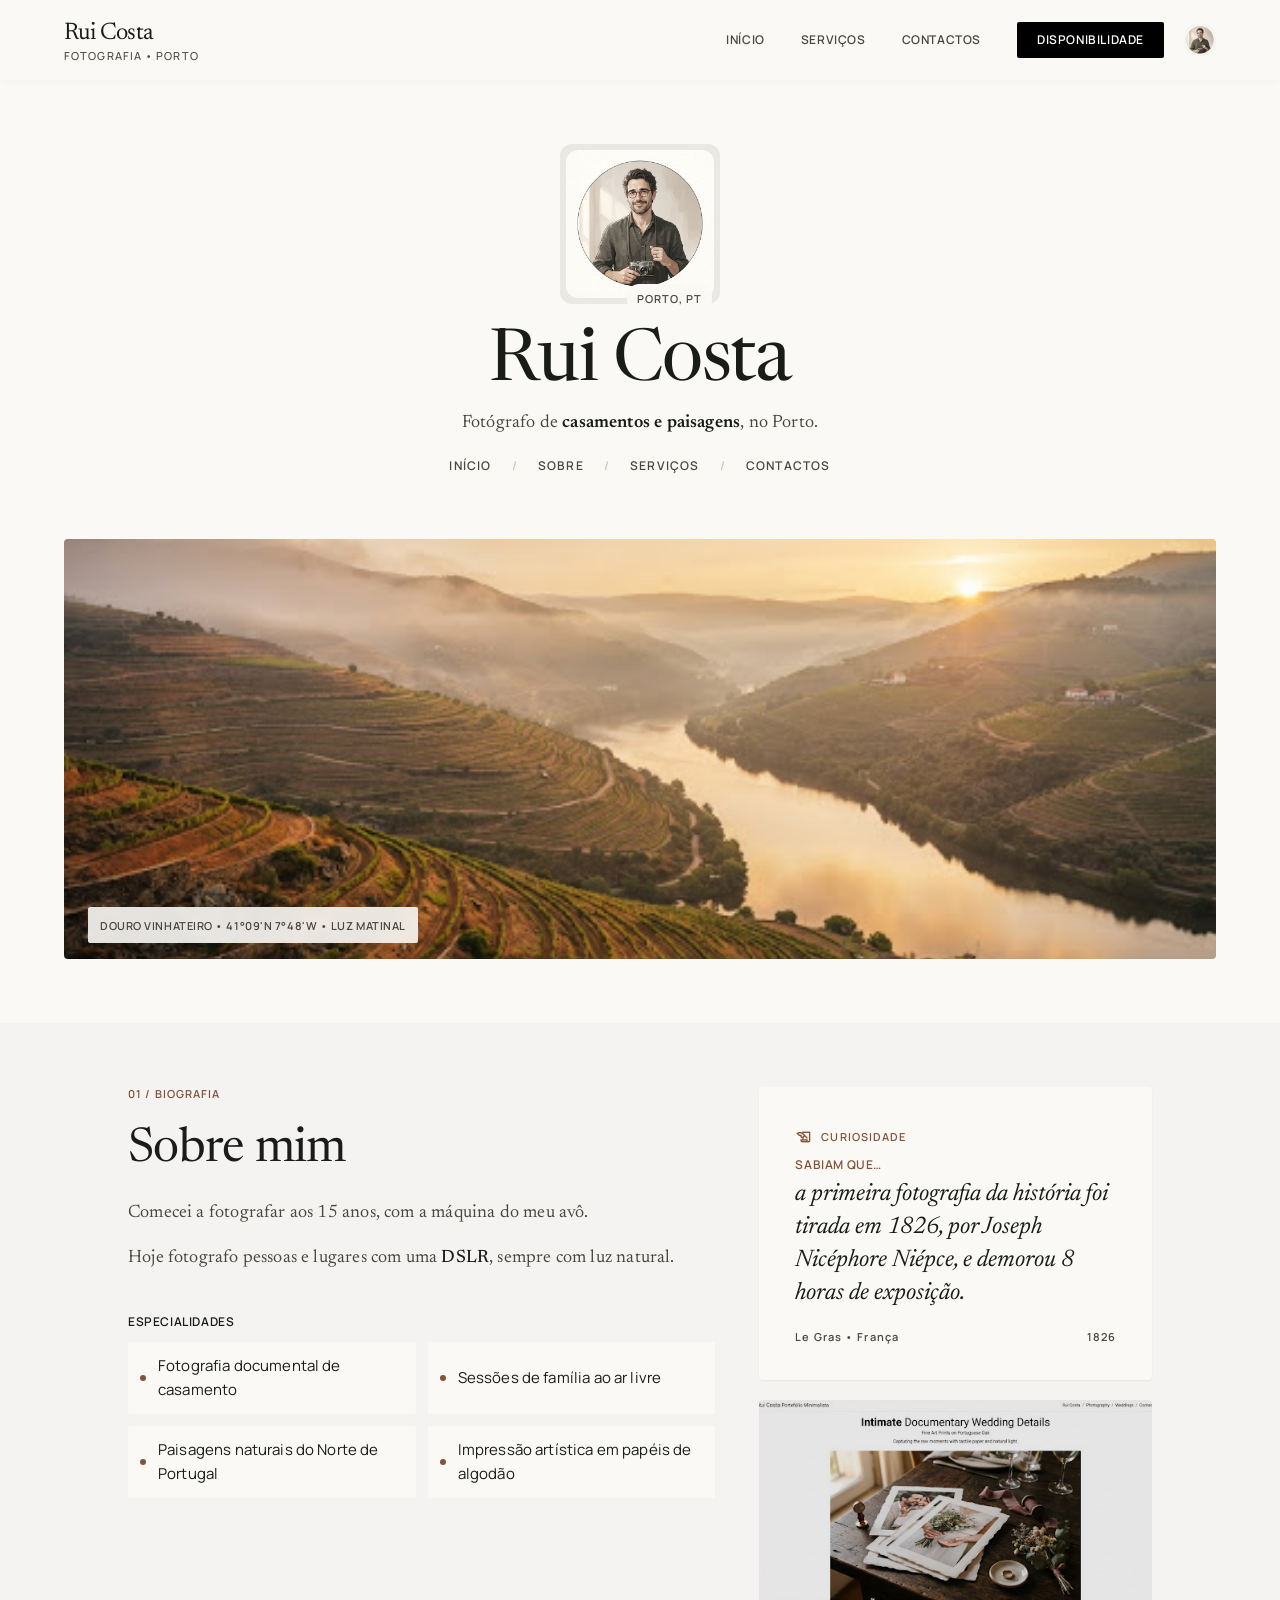
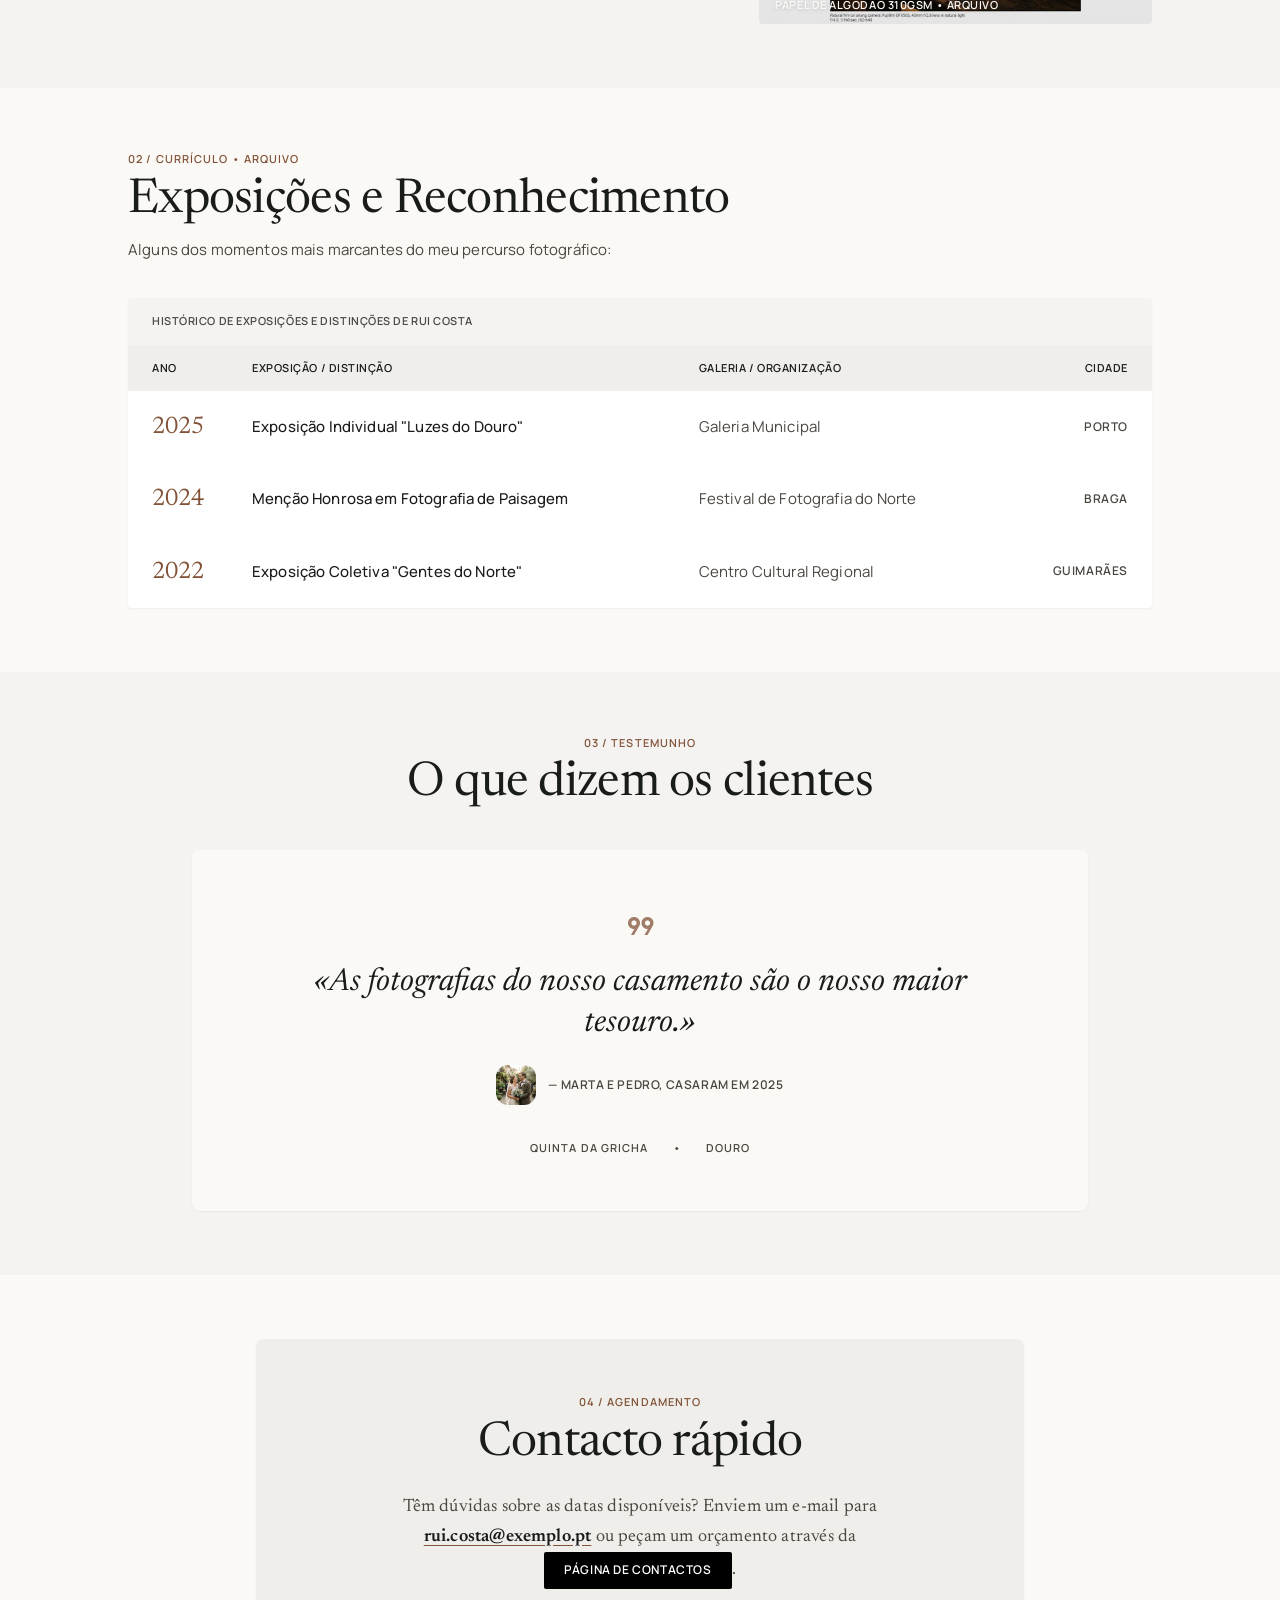
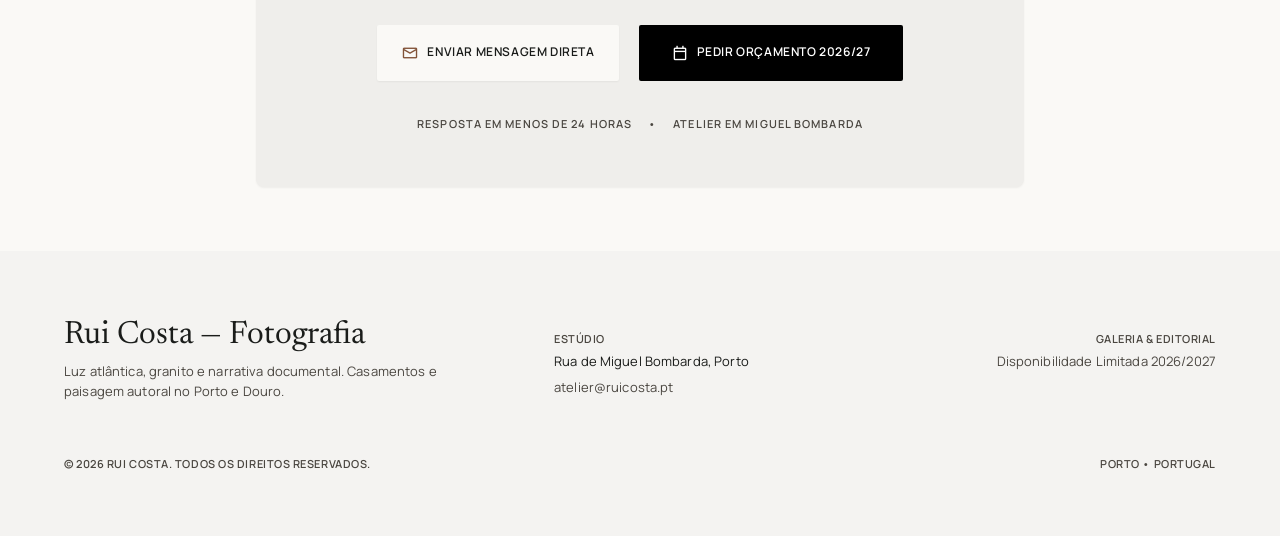
<file: laboratorio-pratico/index.html>
<!DOCTYPE html>
<!-- <html>: raiz da página; lang="pt" diz ao navegador que o texto está em português -->
<html lang="pt">
  <!-- <head>: informação sobre a página (não aparece no ecrã) -->
  <head>
   <!-- <meta charset>: permite mostrar acentos e símbolos (ã, ç, é...) corretamente -->
    <meta charset="UTF-8" />
    <!-- <meta viewport>: faz a página ajustar-se bem ao tamanho do telemóvel -->
    <meta name="viewport" content="width=device-width, initial-scale=1.0" />
    <!-- <title>: texto que aparece no separador do navegador -->
    <title>Rui Costa — Fotografia | Porto</title>
    <!-- <meta description>: pequena descrição da página para os motores de busca -->
    <meta
      name="description"
      content="Rui Costa, fotógrafo de casamentos e paisagens no Porto."
    />

    <!-- Fontes do Google: Newsreader (títulos e textos de leitura) e Manrope (etiquetas e textos pequenos) -->
    <link rel="preconnect" href="https://fonts.googleapis.com" />
    <link rel="preconnect" href="https://fonts.gstatic.com" crossorigin />
    <link
      href="https://fonts.googleapis.com/css2?family=Manrope:wght@400;500;600&family=Newsreader:ital,opsz,wght@0,6..72,400;1,6..72,400&display=swap"
      rel="stylesheet"
    />
    <!-- Ícones Material Symbols (usados em Curiosidade, aspas, e-mail e calendário) -->
    <link
      href="https://fonts.googleapis.com/css2?family=Material+Symbols+Outlined:opsz,wght,FILL,GRAD@24,400,0,0&display=swap"
      rel="stylesheet"
    />

    <!-- <link> do nosso CSS: liga o ficheiro com todos os estilos da página -->
    <link rel="stylesheet" href="css/style.css" />
  </head>

  <!-- <body>: tudo o que aparece no ecrã -->
  <body>
    <!-- ============ CABEÇALHO (fica fixo no topo) ============ -->
    <!-- <header>: topo da página -->
    <header class="cabecalho">
      <!-- <div>: caixa que alinha o conteúdo do cabeçalho (logótipo à esquerda, menu à direita) -->
      <div class="cabecalho__interior">
        <!-- <a>: o logótipo é um link que leva ao início -->
        <a class="logo" href="#">
          <!-- <span>: nome do fotógrafo (letra grande) -->
          <span class="logo__nome">Rui Costa</span>
          <!-- <span>: linha pequena por baixo do nome -->
          <span class="logo__sub">Fotografia • Porto</span>
        </a>

        <!-- <div>: agrupa o menu e o botão do lado direito -->
        <div class="cabecalho__direita">
          <!-- <nav>: menu principal (escondido em ecrãs pequenos) -->
          <nav class="menu" aria-label="Menu principal">
            <!-- <a>: cada link do menu -->
            <a class="menu__link" href="#inicio">Início</a>
            <a class="menu__link" href="#especialidades">Serviços</a>
            <a class="menu__link" href="#contacto-rapido">Contactos</a>
          </nav>

          <!-- <div>: agrupa o botão preto e a foto pequena -->
          <div class="cabecalho__acoes">
            <!-- <a class="botao">: botão preto "Disponibilidade" -->
            <a class="botao" href="#">Disponibilidade</a>
            <!-- <img>: foto pequena do fotógrafo (alt = texto alternativo para leitores de ecrã) -->
            <img
              class="cabecalho__foto"
              src="images/retrato-rui-costa.jpg"
              alt="Retrato de Rui Costa"
            />
          </div>
        </div>
      </div>
    </header>

    <!-- <main>: conteúdo principal da página -->
    <main class="principal">
      <!-- ============ APRESENTAÇÃO (Início) ============ -->
      <!-- <section>: bloco de apresentação; id="inicio" serve para os links #inicio -->
      <section class="apresentacao" id="inicio">
        <!-- <div>: caixa centrada com largura máxima -->
        <div class="apresentacao__conteudo">
          <!-- <div>: moldura do retrato (posição relativa para colocar a etiqueta "Porto, PT" por cima) -->
          <div class="retrato">
            <!-- <div>: moldura cinzenta à volta da foto -->
            <div class="retrato__moldura">
              <!-- <img>: retrato do fotógrafo -->
              <img
                class="retrato__imagem"
                src="images/retrato-rui-costa.jpg"
                alt="Rui Costa, fotógrafo no Porto"
              />
            </div>
            <!-- <div>: etiqueta pequena sobreposta no canto inferior direito do retrato -->
            <div class="retrato__etiqueta">
              <!-- <span>: texto da etiqueta -->
              <span>Porto, PT</span>
            </div>
          </div>

          <!-- <h1>: título principal da página (só deve existir um) -->
          <h1 class="apresentacao__titulo">Rui Costa</h1>

          <!-- <p>: frase de apresentação -->
          <p class="apresentacao__frase">
            Fotógrafo de
            <!-- <strong>: texto em destaque (mais escuro e mais forte) -->
            <strong>casamentos e paisagens</strong>, no Porto.
          </p>

          <!-- <nav>: pequeno menu de atalhos para as secções da própria página -->
          <nav class="atalhos" aria-label="Atalhos da página">
            <!-- <a>: atalhos; <span> "/" são os separadores -->
            <a href="#inicio">Início</a>
            <span class="atalhos__separador">/</span>
            <a href="#sobre">Sobre</a>
            <span class="atalhos__separador">/</span>
            <a href="#especialidades">Serviços</a>
            <span class="atalhos__separador">/</span>
            <a href="#contacto-rapido">Contactos</a>
          </nav>
        </div>
      </section>

      <!-- ============ FAIXA DE PAISAGEM (foto larga do Douro) ============ -->
      <!-- <section>: faixa com a foto larga -->
      <section class="faixa">
        <!-- <figure>: caixa da foto com altura fixa e cantos pouco arredondados -->
        <figure class="faixa__caixa">
          <!-- <img>: paisagem do Douro -->
          <img
            class="faixa__imagem"
            src="images/douro-vinhateiro.jpg"
            alt="Paisagem do Douro Vinhateiro com nevoeiro matinal sobre os socalcos e o rio"
          />
          <!-- <figcaption>: legenda da foto, colocada no canto inferior esquerdo -->
          <figcaption class="faixa__legenda">
            <!-- <span>: texto pequeno em maiúsculas dentro da legenda -->
            <span>Douro Vinhateiro • 41°09'N 7°48'W • Luz Matinal</span>
          </figcaption>
        </figure>
      </section>

      <!-- ============ SOBRE MIM ============ -->
      <!-- <section>: fundo cinzento-claro; id="sobre" serve para o atalho #sobre -->
      <section class="sobre" id="sobre">
        <!-- <div>: grelha de 12 colunas (texto à esquerda, caixa e foto à direita) -->
        <div class="sobre__grelha">
          <!-- <div>: coluna da esquerda (7 colunas) -->
          <div class="sobre__texto">
            <!-- <span>: etiqueta pequena castanha por cima do título -->
            <span class="rotulo">01 / Biografia</span>
            <!-- <h2>: título da secção -->
            <h2 class="titulo-secao">Sobre mim</h2>

            <!-- <div>: agrupa os dois parágrafos -->
            <div class="sobre__paragrafos">
              <!-- <p>: parágrafo de texto -->
              <p>Comecei a fotografar aos 15 anos, com a máquina do meu avô.</p>
              <p>
                Hoje fotografo pessoas e lugares com uma
                <!-- <abbr>: abreviatura; ao passar o rato aparece o significado (title) -->
                <abbr class="sobre__abreviatura" title="câmara reflex digital">DSLR</abbr>,
                sempre com luz natural.
              </p>
            </div>

            <!-- <div>: bloco das especialidades; id="especialidades" serve para o atalho "Serviços" -->
            <div class="especialidades" id="especialidades">
              <!-- <h3>: subtítulo pequeno -->
              <h3 class="especialidades__titulo">Especialidades</h3>
              <!-- <ul>: lista (2 colunas em ecrãs médios/grandes) -->
              <ul class="especialidades__lista">
                <!-- <li>: cada especialidade, com uma bolinha castanha antes do texto -->
                <li class="especialidades__item">
                  <span class="especialidades__bolinha"></span>
                  <span>Fotografia documental de casamento</span>
                </li>
                <li class="especialidades__item">
                  <span class="especialidades__bolinha"></span>
                  <span>Sessões de família ao ar livre</span>
                </li>
                <li class="especialidades__item">
                  <span class="especialidades__bolinha"></span>
                  <span>Paisagens naturais do Norte de Portugal</span>
                </li>
                <li class="especialidades__item">
                  <span class="especialidades__bolinha"></span>
                  <span>Impressão artística em papéis de algodão</span>
                </li>
              </ul>
            </div>
          </div>

          <!-- <div>: coluna da direita (5 colunas) -->
          <div class="sobre__lateral">
            <!-- <aside>: caixa lateral com a curiosidade (conteúdo complementar) -->
            <aside class="curiosidade">
              <!-- <div>: linha com o ícone e a palavra "Curiosidade" -->
              <div class="curiosidade__cabecalho">
                <!-- <span>: ícone (o nome do ícone é o texto) -->
                <span class="icone icone--18" aria-hidden="true">history_edu</span>
                <span class="curiosidade__nome">Curiosidade</span>
              </div>
              <!-- <p>: frase em itálico -->
              <p class="curiosidade__frase">
                <!-- <strong>: pequeno título "Sabiam que…" em letras maiúsculas -->
                <strong class="curiosidade__titulo">Sabiam que…</strong>
                a primeira fotografia da história foi tirada em 1826, por Joseph
                Nicéphore Niépce, e demorou 8 horas de exposição.
              </p>
              <!-- <div>: linha de rodapé da caixa (local à esquerda, ano à direita) -->
              <div class="curiosidade__rodape">
                <span>Le Gras • França</span>
                <span>1826</span>
              </div>
            </aside>

            <!-- <figure>: segunda foto (papel de algodão) com legenda por cima -->
            <figure class="foto-papel">
              <!-- <img>: foto do papel de algodão -->
              <img
                class="foto-papel__imagem"
                src="images/papel-algodao-arquivo.jpg"
                alt="Impressões fotográficas em papel de algodão sobre uma mesa de carvalho escuro"
              />
              <!-- <div>: camada escura transparente (10%) por cima da foto -->
              <div class="foto-papel__camada"></div>
              <!-- <figcaption>: legenda branca no canto inferior esquerdo -->
              <figcaption class="foto-papel__legenda">
                Papel de Algodão 310gsm • Arquivo
              </figcaption>
            </figure>
          </div>
        </div>
      </section>

      <!-- ============ EXPOSIÇÕES E RECONHECIMENTO ============ -->
      <!-- <section>: secção da tabela de exposições -->
      <section class="exposicoes">
        <!-- <div>: caixa centrada com largura máxima -->
        <div class="exposicoes__conteudo">
          <!-- <div>: cabeçalho da secção (etiqueta, título e frase) -->
          <div class="exposicoes__cabecalho">
            <span class="rotulo rotulo--bloco">02 / Currículo • Arquivo</span>
            <h2 class="titulo-secao exposicoes__titulo">
              Exposições e Reconhecimento
            </h2>
            <!-- <p>: frase de introdução -->
            <p class="exposicoes__intro">
              Alguns dos momentos mais marcantes do meu percurso fotográfico:
            </p>
          </div>

          <!-- <div>: caixa branca que envolve a tabela (permite deslizar em ecrãs pequenos) -->
          <div class="tabela-caixa">
            <!-- <table>: tabela de exposições -->
            <table class="tabela">
              <!-- <caption>: legenda da tabela (descreve o que a tabela mostra) -->
              <caption class="tabela__legenda">
                Histórico de exposições e distinções de Rui Costa
              </caption>
              <!-- <thead>: cabeçalho da tabela -->
              <thead>
                <!-- <tr>: linha da tabela -->
                <tr class="tabela__cabecalho">
                  <!-- <th scope="col">: título de coluna -->
                  <th class="tabela__ano-titulo" scope="col">Ano</th>
                  <th scope="col">Exposição / Distinção</th>
                  <th scope="col">Galeria / Organização</th>
                  <th class="tabela__direita" scope="col">Cidade</th>
                </tr>
              </thead>
              <!-- <tbody>: corpo da tabela (as linhas de dados) -->
              <tbody>
                <tr class="tabela__linha">
                  <!-- <td>: célula de dados -->
                  <td class="tabela__ano">2025</td>
                  <td class="tabela__nome">Exposição Individual "Luzes do Douro"</td>
                  <td class="tabela__org">Galeria Municipal</td>
                  <td class="tabela__cidade">Porto</td>
                </tr>
                <tr class="tabela__linha">
                  <td class="tabela__ano">2024</td>
                  <td class="tabela__nome">Menção Honrosa em Fotografia de Paisagem</td>
                  <td class="tabela__org">Festival de Fotografia do Norte</td>
                  <td class="tabela__cidade">Braga</td>
                </tr>
                <tr class="tabela__linha">
                  <td class="tabela__ano">2022</td>
                  <td class="tabela__nome">Exposição Coletiva "Gentes do Norte"</td>
                  <td class="tabela__org">Centro Cultural Regional</td>
                  <td class="tabela__cidade">Guimarães</td>
                </tr>
              </tbody>
            </table>
          </div>
        </div>
      </section>

      <!-- ============ TESTEMUNHO ============ -->
      <!-- <section>: secção com fundo cinzento-claro -->
      <section class="testemunho">
        <!-- <div>: caixa centrada com largura máxima -->
        <div class="testemunho__conteudo">
          <!-- <div>: cabeçalho centrado -->
          <div class="testemunho__cabecalho">
            <span class="rotulo rotulo--bloco">03 / Testemunho</span>
            <h2 class="titulo-secao">O que dizem os clientes</h2>
          </div>

          <!-- <article>: cartão do testemunho (conteúdo independente) -->
          <article class="cartao-testemunho">
            <!-- <span>: ícone de aspas -->
            <span class="icone icone--36 cartao-testemunho__aspas" aria-hidden="true">format_quote</span>
            <!-- <blockquote>: citação do cliente -->
            <blockquote class="cartao-testemunho__citacao">
              «As fotografias do nosso casamento são o nosso maior tesouro.»
            </blockquote>
            <!-- <div>: linha com foto pequena e nome dos clientes -->
            <div class="cartao-testemunho__autor">
              <!-- <div>: moldura da foto pequena -->
              <div class="cartao-testemunho__foto">
                <img
                  src="images/marta-pedro-casamento.jpg"
                  alt="Marta e Pedro no dia do casamento"
                />
              </div>
              <!-- <cite>: nome de quem disse a citação -->
              <cite class="cartao-testemunho__nome">— Marta e Pedro, casaram em 2025</cite>
            </div>
            <!-- <div>: local do casamento -->
            <div class="cartao-testemunho__local">
              <span>Quinta da Gricha</span>
              <span>•</span>
              <span>Douro</span>
            </div>
          </article>
        </div>
      </section>

      <!-- ============ CONTACTO RÁPIDO ============ -->
      <!-- <section>: secção de contacto; id="contacto-rapido" serve para o atalho "Contactos" -->
      <section class="contacto" id="contacto-rapido">
        <!-- <div>: caixa cinzenta centrada -->
        <div class="contacto__caixa">
          <span class="rotulo rotulo--bloco">04 / Agendamento</span>
          <h2 class="titulo-secao contacto__titulo">Contacto rápido</h2>
          <!-- <p>: texto com link de e-mail (classe destaque) e botão (classe botao) -->
          <p class="contacto__texto">
            Têm dúvidas sobre as datas disponíveis? Enviem um e-mail para
            <!-- <a class="destaque">: e-mail sublinhado a castanho; mailto: abre o programa de e-mail -->
            <a class="destaque" href="mailto:rui.costa@exemplo.pt">rui.costa@exemplo.pt</a>
            ou peçam um orçamento através da
            <!-- <a class="botao">: botão preto dentro do texto, leva ao formulário de orçamento -->
            <a class="botao botao--no-texto" href="contactos.html#orcamento">Página de Contactos</a>.
          </p>

          <!-- <div>: linha com os dois botões grandes -->
          <div class="contacto__botoes">
            <!-- <a>: botão claro com ícone de e-mail -->
            <a class="botao botao--claro" href="mailto:rui.costa@exemplo.pt">
              <span class="icone icone--18 icone--castanho" aria-hidden="true">mail</span>
              Enviar Mensagem Direta
            </a>
            <!-- <a>: botão preto com ícone de calendário -->
            <a class="botao botao--grande" href="contactos.html#orcamento">
              <span class="icone icone--18" aria-hidden="true">calendar_today</span>
              Pedir Orçamento 2026/27
            </a>
          </div>

          <!-- <div>: informações pequenas por baixo dos botões -->
          <div class="contacto__notas">
            <span>Resposta em menos de 24 horas</span>
            <span>•</span>
            <span>Atelier em Miguel Bombarda</span>
          </div>
        </div>
      </section>
    </main>

    <!-- ============ RODAPÉ ============ -->
    <!-- <footer>: fim da página -->
    <footer class="rodape">
      <!-- <div>: caixa com as margens laterais da página --> 
      <div class="rodape__interior">
        <!-- <div>: grelha de 12 colunas (3 blocos de informação) -->
        <div class="rodape__grelha">
          <!-- <div>: bloco 1 (5 colunas): marca e frase -->
          <div class="rodape__marca">
            <span class="rodape__nome">Rui Costa — Fotografia</span>
            <p class="rodape__frase">
              Luz atlântica, granito e narrativa documental. Casamentos e
              paisagem autoral no Porto e Douro.
            </p>
          </div>
          <!-- <div>: bloco 2 (4 colunas): estúdio -->
          <div class="rodape__estudio">
            <span class="rodape__rotulo">Estúdio</span>
            <span class="rodape__texto">Rua de Miguel Bombarda, Porto</span>
            <a class="rodape__link" href="mailto:atelier@ruicosta.pt">atelier@ruicosta.pt</a>
          </div>
          <!-- <div>: bloco 3 (3 colunas): disponibilidade, alinhado à direita -->
          <div class="rodape__galeria">
            <span class="rodape__rotulo">Galeria &amp; Editorial</span>
            <span class="rodape__texto rodape__texto--claro">Disponibilidade Limitada 2026/2027</span>
          </div>
        </div>
        <!-- <div>: linha final com direitos e localização -->
        <div class="rodape__fim">
          <span>© 2026 Rui Costa. Todos os direitos reservados.</span>
          <span>Porto • Portugal</span>
        </div>
      </div>
    </footer>
  </body>
</html>
</file>
<file: laboratorio-pratico/css/style.css>
/* =====================================================================
   1. VARIÁVEIS (cores, fontes e espaços do design)
   ===================================================================== */

/* :root = a página inteira. Variáveis usam-se assim: var(--nome) */
:root {
  /* ---- CORES ---- */
  --fundo: #faf9f6;               /* branco quente: fundo principal da página */
  --fundo-claro: #f4f3f1;         /* cinzento muito claro: faixas alternadas */
  --fundo-medio: #efeeeb;         /* cinzento claro: caixa de contacto e cabeçalho da tabela */
  --fundo-forte: #e9e8e5;         /* cinzento: moldura do retrato e hover do botão claro */
  --branco: #ffffff;              /* branco puro: tabela */
  --texto: #1a1c1a;               /* quase preto: texto principal */
  --texto-suave: #4a4640;         /* castanho acinzentado: textos secundários */
  --linha-suave: #ccc6bd;         /* cinzento bege: separadores "/" */
  --preto: #000000;               /* preto: botões */
  --castanho: #825338;            /* terracota: etiquetas, anos, ícones */

  /* ---- FONTES ---- */
  --fonte-titulos: "Newsreader", Georgia, serif;          /* letra com serifa (elegante) */
  --fonte-texto: "Manrope", Arial, Helvetica, sans-serif; /* letra sem serifa (moderna) */

  /* ---- ESPAÇOS (tokens do DESIGN.md) ---- */
  --espaco-xs: 6px;     /* 0.375rem */
  --espaco-sm: 12px;    /* 0.75rem  */
  --espaco-md: 20px;    /* 1.25rem  */
  --espaco-lg: 36px;    /* 2.25rem  */
  --espaco-xl: 64px;    /* 4rem     */
  --espaco-grelha: 24px; /* 1.5rem: espaço entre colunas */

  /* ---- MARGENS LATERAIS DA PÁGINA (mudam conforme o ecrã) ---- */
  --margem: 20px;       /* telemóvel */

  /* ---- CANTOS ARREDONDADOS (valores do code.html) ---- */
  --canto-pequeno: 2px;   /* botões, etiquetas */
  --canto-medio: 4px;     /* fotos grandes, tabela */
  --canto-grande: 8px;    /* cartões */
  --canto-redondo: 12px;  /* retratos (no design "redondo" = 12px) */

  /* ---- SOMBRA MUITO SUAVE ---- */
  --sombra: 0 1px 2px 0 rgba(0, 0, 0, 0.05);
}

/* Tablet: margens laterais passam a 32px */
@media (min-width: 768px) {
  :root {
    --margem: 32px;
  }
}

/* Computador: margens laterais passam a 64px */
@media (min-width: 1024px) {
  :root {
    --margem: 64px;
  }
}


/* =====================================================================
   2. REPOSIÇÃO (limpa os estilos que o navegador põe por defeito)
   ===================================================================== */

/* Todos os elementos: sem margens/espaços de origem e tamanho que inclui o padding */
*,
*::before,
*::after {
  box-sizing: border-box; /* largura/altura já incluem padding e borda */
  margin: 0;              /* tira margens automáticas */
  padding: 0;             /* tira espaços interiores automáticos */
}

/* Links: sem sublinhado e com a cor do texto à volta */
a {
  color: inherit;
  text-decoration: none;
}

/* Imagens: nunca saem da caixa e não deixam espaço em baixo */
img {
  display: block;
  max-width: 100%;
}

/* Listas: sem bolinhas nem números de origem */
ul {
  list-style: none;
}

/* Títulos: herdam tamanho e peso do sítio onde estão (definimos nós) */
h1, h2, h3 {
  font-size: inherit;
  font-weight: inherit;
}

/* Citações e legendas: sem estilo de origem */
cite {
  font-style: normal;
}

/* Tabela: linhas coladas, sem espaços entre células */
table {
  border-collapse: collapse;
}


/* =====================================================================
   3. PÁGINA (body)
   ===================================================================== */

/* Barra de rolagem escondida (como no original): assim a página usa sempre a largura toda da janela */
::-webkit-scrollbar {
  display: none;
}

html {
  scrollbar-width: none;                     
}

/* body: define a fonte, a cor e o fundo de toda a página */
body {
  background: var(--fundo);                  /* cor de fundo da página */
  color: var(--texto);                       /* cor do texto normal */
  font-family: var(--fonte-texto);           /* Manrope */
  font-size: 15px;                           /* tamanho do texto normal */
  line-height: 1.6;                          /* altura da linha */
  letter-spacing: 0.01em;                    /* pequeno espaço entre letras */
  -webkit-font-smoothing: antialiased;       /* letras mais suaves */
  -moz-osx-font-smoothing: grayscale;
  overscroll-behavior: none;                 /* sem efeito elástico no fim da página (como no original) */
}

/* Rótulo pequeno castanho (ex.: "01 / BIOGRAFIA") — usado em várias secções */
.rotulo {
  color: var(--castanho);                    /* cor terracota */
  font-family: var(--fonte-texto);
  font-size: 11px;                           /* letra pequena */
  font-weight: 600;
  line-height: 1.3;
  letter-spacing: 0.1em;                     /* letras bem afastadas */
  text-transform: uppercase;                 /* MAIÚSCULAS */
}

/* Variante: rótulo como bloco próprio, com 6px de espaço por baixo */
.rotulo--bloco {
  display: block;
  margin-bottom: var(--espaco-xs);
}

/* Título grande das secções (ex.: "Sobre mim") */
.titulo-secao {
  font-family: var(--fonte-titulos);         /* Newsreader */
  font-size: 32px;                           /* telemóvel */
  font-weight: 400;
  line-height: 1.25;
  letter-spacing: -0.025em;                  /* letras um pouco mais juntas */
  color: var(--texto);
}

@media (min-width: 768px) {
  .titulo-secao {
    font-size: 48px;                         /* tablet e computador */
    line-height: 1.2;
    letter-spacing: -0.015em;                /* no tablet+ o design usa menos aperto */
  }
}

/* Ícones Material Symbols (a fonte de ícones do Google) */
.icone {
  font-family: "Material Symbols Outlined";
  font-weight: normal;
  font-style: normal;
  letter-spacing: normal;
  text-transform: none;
  white-space: nowrap;
  display: inline-block;
  direction: ltr;
  font-feature-settings: "liga";             /* transforma o nome em ícone */
  -webkit-font-feature-settings: "liga";
  flex-shrink: 0;                            /* não deixa o ícone encolher */
}

/* Ícone de 18px (altura de linha 28px, como no design) */
.icone--18 {
  font-size: 18px;
  line-height: 28px;
}

/* Ícone de 36px (altura de linha 40px) */
.icone--36 {
  font-size: 36px;
  line-height: 40px;
}

/* Ícone castanho */
.icone--castanho {
  color: var(--castanho);
}


/* =====================================================================
   4. BOTÕES
   ===================================================================== */

/* .botao: botão preto padrão (usado no cabeçalho e no texto) */
.botao {
  display: inline-block;
  padding: 10px var(--espaco-md);            /* 10px cima/baixo, 20px lados */
  background: var(--preto);                  /* fundo preto */
  color: var(--branco);                      /* letra branca */
  border-radius: var(--canto-pequeno);       /* canto de 2px */
  font-family: var(--fonte-texto);
  font-size: 12px;
  font-weight: 600;
  line-height: 1.4;
  letter-spacing: 0.05em;
  text-transform: uppercase;
  transition: background-color 200ms;        /* mudança suave de cor */
}

/* Ao passar o rato, o botão fica castanho */
.botao:hover {
  background: var(--castanho);
}

/* Botão dentro do texto: 16px de espaço em cima no telemóvel */
.botao--no-texto {
  margin-top: 16px;
}

@media (min-width: 768px) {
  .botao--no-texto {
    margin-top: 0;                           /* no computador fica alinhado com o texto */
  }
}

/* Botões grandes (os dois da secção Contacto rápido) */
.botao--grande,
.botao--claro {
  display: flex;                             /* ícone e texto lado a lado */
  align-items: center;                       /* alinha ao centro na vertical */
  justify-content: center;                   /* alinha ao centro na horizontal */
  gap: 8px;                                  /* espaço entre ícone e texto */
  width: 100%;                               /* telemóvel: ocupa toda a largura */
  padding: 14px 32px;                        /* 14px cima/baixo, 32px lados */
}

/* Botão claro: fundo branco quente com letra escura */
.botao--claro {
  padding: 14px 24px;                        /* um pouco menos largo */
  background: var(--fundo);
  color: var(--texto);
  box-shadow: var(--sombra);
}

/* Ao passar o rato, o botão claro escurece um pouco */
.botao--claro:hover {
  background: var(--fundo-forte);
}

@media (min-width: 640px) {
  .botao--grande,
  .botao--claro {
    width: auto;                             /* a partir de 640px: largura do conteúdo */
  }
}


/* =====================================================================
   5. CABEÇALHO (fixo no topo)
   ===================================================================== */

/* .cabecalho: barra fixa no topo, com fundo quase opaco e desfocado */
.cabecalho {
  position: fixed;                           /* fica sempre visível */
  top: 0;
  left: 0;
  width: 100%;
  z-index: 50;                               /* fica por cima de tudo */
  background: rgba(250, 249, 246, 0.9);      /* fundo a 90% */
  -webkit-backdrop-filter: blur(12px);
  backdrop-filter: blur(12px);               /* desfoca o que passa por baixo */
  box-shadow: 0 1px 8px rgba(0, 0, 0, 0.03); /* sombra quase invisível */
}

/* Caixa interior: 80px de altura, logótipo à esquerda e menu à direita */
.cabecalho__interior {
  display: flex;
  align-items: center;                       /* centra na vertical */
  justify-content: space-between;            /* um à esquerda, outro à direita */
  height: 80px;
  padding: 0 var(--margem);                  /* margens laterais da página */
}

/* Logótipo: nome em cima, subtítulo em baixo */
.logo {
  display: flex;
  flex-direction: column;                    /* um por cima do outro */
}

/* Nome "Rui Costa" no cabeçalho */
.logo__nome {
  font-family: var(--fonte-titulos);
  font-size: 24px;
  line-height: 1.35;
  letter-spacing: -0.025em;
  color: var(--texto);
}

/* Subtítulo "FOTOGRAFIA • PORTO" */
.logo__sub {
  font-size: 11px;
  font-weight: 500;
  line-height: 1.3;
  letter-spacing: 0.1em;
  text-transform: uppercase;
  color: var(--texto-suave);
}

/* Lado direito: menu + botão + foto, com 36px entre o menu e o botão */
.cabecalho__direita {
  display: flex;
  align-items: center;
  gap: var(--espaco-lg);
}

/* Menu principal: escondido no telemóvel */
.menu {
  display: none;
  align-items: center;
  gap: var(--espaco-lg);                     /* 36px entre links */
}

@media (min-width: 768px) {
  .menu {
    display: flex;                           /* aparece a partir do tablet */
  }
}

/* Cada link do menu */
.menu__link {
  font-size: 12px;
  font-weight: 600;
  line-height: 1.4;
  letter-spacing: 0.05em;
  text-transform: uppercase;
  color: var(--texto-suave);
  transition: color 200ms;
}

/* Link do menu ao passar o rato: fica mais escuro */
.menu__link:hover {
  color: var(--texto);
}

/* Botão + foto pequena: 20px entre eles */
.cabecalho__acoes {
  display: flex;
  align-items: center;
  gap: var(--espaco-md);
}

/* Foto pequena do cabeçalho: quadrado de 32px com cantos de 12px */
.cabecalho__foto {
  width: 32px;
  height: 32px;
  border-radius: var(--canto-redondo);
  object-fit: cover;                         /* corta a foto sem a deformar */
}


/* =====================================================================
   6. CONTEÚDO PRINCIPAL
   ===================================================================== */

/* main: começa 80px abaixo do topo (para não ficar atrás do cabeçalho) */
.principal {
  width: 100%;
  padding-top: 80px;
  background: var(--fundo);
  min-height: calc(100vh - 80px);
}


/* =====================================================================
   7. APRESENTAÇÃO (Início)
   ===================================================================== */

/* Secção: margens laterais da página; 36px em cima e 64px em baixo (telemóvel) */
.apresentacao {
  padding: var(--espaco-lg) var(--margem) var(--espaco-xl);
}

@media (min-width: 768px) {
  .apresentacao {
    padding-top: var(--espaco-xl);           /* tablet+: 64px em cima */
  }
}

/* Caixa centrada com largura máxima de 896px */
.apresentacao__conteudo {
  display: flex;
  flex-direction: column;
  align-items: center;                       /* tudo ao centro */
  max-width: 896px;
  margin: 0 auto;
  text-align: center;
}

/* Retrato: posição relativa para a etiqueta poder ficar por cima; 20px abaixo */
.retrato {
  position: relative;
  margin-bottom: var(--espaco-md);
}

/* Moldura cinzenta (144px no telemóvel, 160px no tablet+), com 6px de espaço à volta da foto */
.retrato__moldura {
  width: 144px;
  height: 144px;
  padding: 6px;
  overflow: hidden;
  background: var(--fundo-forte);
  border-radius: var(--canto-redondo);
  transition: transform 500ms;               /* movimento suave ao passar o rato */
}

/* Ao passar o rato no retrato, a moldura aumenta 2% (como no original) */
.retrato:hover .retrato__moldura {
  transform: scale(1.02);
}

@media (min-width: 768px) {
  .retrato__moldura {
    width: 160px;
    height: 160px;
  }
}

/* Foto do retrato: preenche a moldura, ligeiramente a preto e branco e com mais contraste */
.retrato__imagem {
  width: 100%;
  height: 100%;
  object-fit: cover;
  border-radius: var(--canto-redondo);
  filter: grayscale(15%) contrast(105%);
}

/* Etiqueta "PORTO, PT": colada ao canto inferior direito, 8px para fora */
.retrato__etiqueta {
  position: absolute;
  bottom: -8px;
  right: 8px;
  padding: 2px 10px;                         /* 2px cima/baixo, 10px lados */
  background: var(--fundo);
  border-radius: var(--canto-redondo);
  box-shadow: va r(--sombra);
}

/* Texto da etiqueta */
.retrato__etiqueta span {
  font-size: 11px;
  font-weight: 600;
  line-height: 1.3;
  letter-spacing: 0.1em;
  text-transform: uppercase;
  color: var(--texto-suave);
}

/* Título "Rui Costa" (grande): 44px no telemóvel, 72px no tablet+ */
.apresentacao__titulo {
  margin-bottom: var(--espaco-xs);           /* 6px abaixo */
  font-family: var(--fonte-titulos);
  font-size: 44px;
  font-weight: 400;
  line-height: 1.15;
  letter-spacing: -0.025em;
  color: var(--texto);
}

@media (min-width: 768px) {
  .apresentacao__titulo {
    font-size: 72px;
    line-height: 1.1;
    letter-spacing: -0.02em;                 /* tablet+: valor do design */
  }
}

/* Frase "Fotógrafo de casamentos e paisagens, no Porto." */
.apresentacao__frase {
  max-width: 576px;
  margin: 0 auto;
  font-family: var(--fonte-titulos);
  font-size: 18px;
  line-height: 1.625;
  letter-spacing: 0.01em;
  color: var(--texto-suave);
}

/* Palavras em destaque da frase */
.apresentacao__frase strong {
  font-weight: 600;
  color: var(--texto);
}

/* Atalhos "Início / Sobre / Serviços / Contactos": 20px acima, 20px entre itens */
.atalhos {
  display: flex;
  align-items: center;
  justify-content: center;
  gap: var(--espaco-md);
  margin-top: var(--espaco-md);
  font-size: 12px;
  font-weight: 600;
  line-height: 1.4;
  letter-spacing: 0.1em;
  text-transform: uppercase;
  color: var(--texto-suave);
}

/* Atalho ao passar o rato: castanho */
.atalhos a {
  transition: color 200ms;
}

.atalhos a:hover {
  color: var(--castanho);
}

/* Barras "/" entre atalhos: cor mais clara */
.atalhos__separador {
  color: var(--linha-suave);
}


/* =====================================================================
   8. FAIXA DE PAISAGEM (foto larga do Douro)
   ===================================================================== */

/* Secção: margens laterais da página e 64px de espaço abaixo */
.faixa {
  padding: 0 var(--margem);
  margin-bottom: var(--espaco-xl);
}

/* Caixa da foto: altura 280px (telemóvel) / 420px (tablet+), cantos de 4px */
.faixa__caixa {
  position: relative;                        /* para posicionar a legenda */
  width: 100%;
  height: 280px;
  overflow: hidden;                          /* corta o que sai da caixa */
  background: var(--fundo-medio);
  border-radius: var(--canto-medio);
}

@media (min-width: 768px) {
  .faixa__caixa {
    height: 420px;
  }
}

/* Foto do Douro: preenche a caixa sem deformar */
.faixa__imagem {
  width: 100%;
  height: 100%;
  object-fit: cover;
}

/* Legenda: no canto inferior esquerdo (16px de baixo, 24px da esquerda) */
.faixa__legenda {
  position: absolute;
  bottom: 16px;
  left: 24px;
  padding: 6px 12px;                         /* 6px cima/baixo, 12px lados */
  background: rgba(250, 249, 246, 0.9);
  -webkit-backdrop-filter: blur(4px);
  backdrop-filter: blur(4px);
  border-radius: var(--canto-pequeno);
  font-size: 15px;                           /* a caixa usa a altura de linha do texto normal (24px) */
  line-height: 1.6;
}

/* Texto pequeno da legenda (dentro da caixa) */
.faixa__legenda span {
  font-size: 11px;
  font-weight: 600;
  line-height: 1.3;
  letter-spacing: 0.05em;
  text-transform: uppercase;
  color: var(--texto-suave);
}


/* =====================================================================
   9. SOBRE MIM
   ===================================================================== */

/* Secção com fundo cinzento claro e 64px de espaço em cima e em baixo */
.sobre {
  padding: var(--espaco-xl) var(--margem);
  background: var(--fundo-claro);
}

/* Grelha: 1 coluna no telemóvel; 12 colunas no tablet+ (largura máxima 1024px) */
.sobre__grelha {
  display: grid;
  grid-template-columns: 1fr;
  gap: var(--espaco-grelha);                 /* 24px */
  align-items: start;                        /* cada coluna começa no topo */
  max-width: 1024px;
  margin: 0 auto;
}

@media (min-width: 768px) {
  .sobre__grelha {
    grid-template-columns: repeat(12, 1fr);
  }
}

/* Coluna do texto: 7 colunas; itens em coluna com 20px entre eles */
.sobre__texto {
  display: flex;
  flex-direction: column;
  gap: var(--espaco-md);
}

@media (min-width: 768px) {
  .sobre__texto {
    grid-column: span 7;
  }
}

/* Parágrafos: letra Newsreader 18px */
.sobre__paragrafos {
  font-family: var(--fonte-titulos);
  font-size: 18px;
  line-height: 1.625;
  letter-spacing: 0.01em;
  color: var(--texto-suave);
}

/* 16px entre parágrafos */
.sobre__paragrafos p + p {
  margin-top: 16px;
}

/* Abreviatura DSLR: mais escura, sem sublinhado, cursor de ajuda */
.sobre__abreviatura {
  font-weight: 500;
  color: var(--texto);
  text-decoration: none;
  cursor: help;
}

/* Bloco "Especialidades": 20px de espaço em cima */
.especialidades {
  padding-top: var(--espaco-md);
}

/* Subtítulo "ESPECIALIDADES" */
.especialidades__titulo {
  margin-bottom: var(--espaco-sm);           /* 12px abaixo */
  font-size: 12px;
  font-weight: 600;
  line-height: 1.4;
  letter-spacing: 0.05em;
  text-transform: uppercase;
  color: var(--texto);
}

/* Lista: 1 coluna no telemóvel, 2 colunas a partir de 640px; 12px entre itens */
.especialidades__lista {
  display: grid;
  grid-template-columns: 1fr;
  gap: 12px;
}

@media (min-width: 640px) {
  .especialidades__lista {
    grid-template-columns: repeat(2, 1fr);
  }
}

/* Cada item: bolinha + texto, caixa clara com 12px de espaço interior */
.especialidades__item {
  display: flex;
  align-items: center;
  gap: 12px;                                 /* espaço entre bolinha e texto */
  padding: 12px;
  background: var(--fundo);
  border-radius: var(--canto-pequeno);
  font-size: 15px;
  line-height: 1.6;
  color: var(--texto);
}

/* Bolinha castanha de 6px */
.especialidades__bolinha {
  width: 6px;
  height: 6px;
  flex-shrink: 0;
  background: var(--castanho);
  border-radius: var(--canto-redondo);
}

/* Coluna lateral: 5 colunas; caixa e foto em coluna com 20px entre elas */
.sobre__lateral {
  display: flex;
  flex-direction: column;
  gap: var(--espaco-md);
  margin-top: var(--espaco-lg);              /* 36px acima no telemóvel */
}

@media (min-width: 768px) {
  .sobre__lateral {
    grid-column: span 5;
    padding-left: var(--espaco-md);          /* 20px à esquerda */
    margin-top: 0;
  }
}

/* Caixa "Curiosidade": 20px de espaço interior (telemóvel), 36px (tablet+) */
.curiosidade {
  position: relative;
  padding: var(--espaco-md);
  background: var(--fundo);
  border-radius: var(--canto-medio);
  box-shadow: var(--sombra);
}

@media (min-width: 768px) {
  .curiosidade {
    padding: var(--espaco-lg);
  }
}

/* Linha do ícone + "CURIOSIDADE": 8px entre eles e 6px abaixo */
.curiosidade__cabecalho {
  display: flex;
  align-items: center;
  gap: 8px;
  margin-bottom: var(--espaco-xs);
  color: var(--castanho);
}

/* Palavra "CURIOSIDADE" */
.curiosidade__nome {
  font-size: 11px;
  font-weight: 600;
  line-height: 1.3;
  letter-spacing: 0.1em;
  text-transform: uppercase;
}

/* Frase em itálico (Newsreader 24px) */
.curiosidade__frase {
  font-family: var(--fonte-titulos);
  font-size: 24px;
  font-style: italic;
  line-height: 1.375;
  letter-spacing: 0;
  color: var(--texto);
}

/* "SABIAM QUE…": pequeno título castanho, sem itálico, 4px abaixo */
.curiosidade__titulo {
  display: block;
  margin-bottom: 4px;
  font-family: var(--fonte-texto);
  font-size: 12px;
  font-style: normal;
  font-weight: 600;
  line-height: 1.4;
  letter-spacing: 0.05em;
  text-transform: uppercase;
  color: var(--castanho);
}

/* Rodapé da caixa: "Le Gras • França" à esquerda e "1826" à direita, 20px acima */
.curiosidade__rodape {
  display: flex;
  align-items: center;
  justify-content: space-between;
  margin-top: var(--espaco-md);
  font-size: 11px;
  font-weight: 600;
  line-height: 1.3;
  letter-spacing: 0.1em;
  color: var(--texto-suave);
}

/* Foto do papel de algodão: 224px de altura */
.foto-papel {
  position: relative;
  width: 100%;
  height: 224px;
  overflow: hidden;
  background: var(--fundo-medio);
  border-radius: var(--canto-medio);
}

/* A foto preenche a caixa */
.foto-papel__imagem {
  width: 100%;
  height: 100%;
  object-fit: cover;
}

/* Camada preta a 10% por cima da foto */
.foto-papel__camada {
  position: absolute;
  top: 0;
  right: 0;
  bottom: 0;
  left: 0;
  background: rgba(0, 0, 0, 0.1);
}

/* Legenda branca: 12px de baixo, 16px da esquerda */
.foto-papel__legenda {
  position: absolute;
  bottom: 12px;
  left: 16px;
  font-size: 11px;
  font-weight: 600;
  line-height: 1.3;
  letter-spacing: 0.05em;
  text-transform: uppercase;
  color: var(--fundo);
  /* sombra no texto para se ler sobre a foto */
  filter: drop-shadow(0 1px 2px rgba(0, 0, 0, 0.1)) drop-shadow(0 1px 1px rgba(0, 0, 0, 0.06));
}


/* =====================================================================
   10. EXPOSIÇÕES E RECONHECIMENTO
   ===================================================================== */

/* Secção: 64px de espaço em cima e em baixo */
.exposicoes {
  padding: var(--espaco-xl) var(--margem);
}

/* Caixa centrada (largura máxima 1024px) */
.exposicoes__conteudo {
  max-width: 1024px;
  margin: 0 auto;
}

/* Cabeçalho da secção: máximo 672px de largura e 36px de espaço abaixo */
.exposicoes__cabecalho {
  max-width: 672px;
  margin-bottom: var(--espaco-lg);
}

/* Título: 8px de espaço abaixo */
.exposicoes__titulo {
  margin-bottom: 8px;
}

/* Frase de introdução */
.exposicoes__intro {
  font-size: 15px;
  line-height: 1.6;
  color: var(--texto-suave);
}

/* Caixa branca da tabela: cantos de 4px, sombra suave, desliza em ecrãs pequenos */
.tabela-caixa {
  width: 100%;
  overflow-x: auto;
  background: var(--branco);
  border-radius: var(--canto-medio);
  box-shadow: var(--sombra);
}

/* Tabela: ocupa toda a largura, texto à esquerda */
.tabela {
  width: 100%;
  text-align: left;
}

/* Legenda da tabela: fundo cinzento claro, 16px/24px de espaço interior */
.tabela__legenda {
  padding: 16px 24px;
  background: var(--fundo-claro);
  font-size: 11px;
  font-weight: 600;
  line-height: 1.3;
  letter-spacing: 0.05em;
  text-align: left;
  text-transform: uppercase;
  color: var(--texto-suave);
}

/* Linha de títulos das colunas: fundo cinzento e letra pequena em maiúsculas */
.tabela__cabecalho {
  background: var(--fundo-medio);
  font-size: 11px;
  font-weight: 600;
  line-height: 1.3;
  letter-spacing: 0.05em;
  text-transform: uppercase;
  color: var(--texto);
}

/* Cada título de coluna: 16px cima/baixo e 24px lados */
.tabela__cabecalho th {
  padding: 16px 24px;
  font-weight: 600;
  text-align: left;
}

/* Coluna "Ano" com 96px de largura */
.tabela__ano-titulo {
  width: 96px;
}

/* Coluna "Cidade" alinhada à direita */
.tabela__cabecalho .tabela__direita {
  text-align: right;
}

/* Linhas de dados: fundo branco; ao passar o rato ficam cinzento claro */
.tabela__linha {
  background: var(--branco);
  transition: background-color 200ms;
}

.tabela__linha:hover {
  background: var(--fundo-claro);
}

/* Todas as células de dados: 20px cima/baixo e 24px lados */
.tabela__linha td {
  padding: 20px 24px;
}

/* Ano: Newsreader 24px castanho (escurece no hover da linha) */
.tabela__ano {
  font-family: var(--fonte-titulos);
  font-size: 24px;
  line-height: 1.35;
  letter-spacing: 0;
  color: var(--castanho);
}

.tabela__linha:hover .tabela__ano {
  color: var(--texto);
}

/* Nome da exposição: texto médio e escuro */
.tabela__nome {
  font-size: 15px;
  font-weight: 500;
  line-height: 1.6;
  color: var(--texto);
}

/* Galeria / organização: texto normal e mais suave */
.tabela__org {
  font-size: 15px;
  line-height: 1.6;
  color: var(--texto-suave);
}

/* Cidade: letra pequena em maiúsculas, à direita */
.tabela__cidade {
  font-size: 12px;
  font-weight: 600;
  line-height: 1.4;
  letter-spacing: 0.05em;
  text-align: right;
  text-transform: uppercase;
  color: var(--texto-suave);
}


/* =====================================================================
   11. TESTEMUNHO
   ===================================================================== */

/* Secção com fundo cinzento claro e 64px de espaço em cima e em baixo */
.testemunho {
  padding: var(--espaco-xl) var(--margem);
  background: var(--fundo-claro);
}

/* Caixa centrada com largura máxima de 896px */
.testemunho__conteudo {
  max-width: 896px;
  margin: 0 auto;
}

/* Cabeçalho centrado com 36px de espaço abaixo */
.testemunho__cabecalho {
  margin-bottom: var(--espaco-lg);
  text-align: center;
}

/* Cartão: fundo claro, cantos de 8px, 32px de espaço interior (telemóvel) / 56px (tablet+) */
.cartao-testemunho {
  position: relative;
  display: flex;
  flex-direction: column;
  align-items: center;
  padding: 32px;
  background: var(--fundo);
  border-radius: var(--canto-grande);
  box-shadow: var(--sombra);
  text-align: center;
}

@media (min-width: 768px) {
  .cartao-testemunho {
    padding: 56px;
  }
}

/* Ícone de aspas: castanho, 75% visível, 16px abaixo */
.cartao-testemunho__aspas {
  margin-bottom: 16px;
  color: var(--castanho);
  opacity: 0.75;
}

/* Citação em itálico: 24px no telemóvel, 32px no tablet+; largura máxima 672px */
.cartao-testemunho__citacao {
  max-width: 672px;
  margin-bottom: var(--espaco-md);
  font-family: var(--fonte-titulos);
  font-size: 24px;
  font-style: italic;
  line-height: 1.375;
  letter-spacing: 0;
  color: var(--texto);
}

@media (min-width: 768px) {
  .cartao-testemunho__citacao {
    font-size: 32px;
    line-height: 1.3;                        /* tablet+: valor do design */
  }
}

/* Linha da foto pequena + nome: 12px entre eles */
.cartao-testemunho__autor {
  display: flex;
  align-items: center;
  gap: 12px;
}

/* Foto pequena: quadrado de 40px com cantos de 12px */
.cartao-testemunho__foto {
  width: 40px;
  height: 40px;
  overflow: hidden;
  background: var(--fundo-medio);
  border-radius: var(--canto-redondo);
}

/* A foto preenche a moldura */
.cartao-testemunho__foto img {
  width: 100%;
  height: 100%;
  object-fit: cover;
}

/* Nome dos clientes */
.cartao-testemunho__nome {
  font-size: 12px;
  font-style: normal;
  font-weight: 600;
  line-height: 1.4;
  letter-spacing: 0.05em;
  text-transform: uppercase;
  color: var(--texto-suave);
}

/* Local do casamento: 20px acima, 16px de espaço interior em cima, 24px entre itens */
.cartao-testemunho__local {
  display: flex;
  align-items: center;
  justify-content: center;
  gap: 24px;
  margin-top: var(--espaco-md);
  padding-top: 16px;
  font-size: 11px;
  font-weight: 600;
  line-height: 1.3;
  letter-spacing: 0.1em;
  text-transform: uppercase;
  color: var(--texto-suave);
}


/* =====================================================================
   12. CONTACTO RÁPIDO
   ===================================================================== */

/* Secção: 64px de espaço em cima e em baixo */
.contacto {
  padding: var(--espaco-xl) var(--margem);
}

/* Caixa cinzenta centrada (768px no máximo), 32px de espaço interior / 56px no tablet+ */
.contacto__caixa {
  max-width: 768px;
  margin: 0 auto;
  padding: 32px;
  background: var(--fundo-medio);
  border-radius: var(--canto-grande);
  box-shadow: var(--sombra);
  text-align: center;
}

@media (min-width: 768px) {
  .contacto__caixa {
    padding: 56px;
  }
}

/* Título: 20px de espaço abaixo */
.contacto__titulo {
  margin-bottom: var(--espaco-md);
}

/* Texto: Newsreader 18px, largura máxima 576px, 36px abaixo */
.contacto__texto {
  max-width: 576px;
  margin: 0 auto var(--espaco-lg);
  font-family: var(--fonte-titulos);
  font-size: 18px;
  line-height: 1.625;
  letter-spacing: 0.01em;
  color: var(--texto-suave);
}

/* .destaque: e-mail em negrito, sublinhado castanho (4px de distância do texto) */
.destaque {
  font-weight: 600;
  color: var(--texto);
  text-decoration: underline;
  text-decoration-color: var(--castanho);
  text-underline-offset: 4px;
  transition: color 200ms;
}

/* Ao passar o rato, o e-mail fica castanho */
.destaque:hover {
  color: var(--castanho);
}

/* Linha dos 2 botões: em coluna no telemóvel, lado a lado a partir de 640px; 20px entre eles */
.contacto__botoes {
  display: flex;
  flex-direction: column;
  align-items: center;
  justify-content: center;
  gap: var(--espaco-md);
}

@media (min-width: 640px) {
  .contacto__botoes {
    flex-direction: row;
  }
}

/* Notas pequenas por baixo dos botões: 36px acima, 16px entre itens */
.contacto__notas {
  display: flex;
  align-items: center;
  justify-content: center;
  gap: 16px;
  margin-top: var(--espaco-lg);
  font-size: 11px;
  font-weight: 600;
  line-height: 1.3;
  letter-spacing: 0.1em;
  text-transform: uppercase;
  color: var(--texto-suave);
}


/* =====================================================================
   13. RODAPÉ
   ===================================================================== */

/* Rodapé: fundo cinzento claro */
.rodape {
  width: 100%;
  background: var(--fundo-claro);
}

/* Caixa interior: margens laterais da página e 64px em cima e em baixo */
.rodape__interior {
  width: 100%;
  padding: var(--espaco-xl) var(--margem);
}

/* Grelha: 1 coluna no telemóvel; 12 colunas no tablet+; 36px de espaço abaixo */
.rodape__grelha {
  display: grid;
  grid-template-columns: 1fr;
  gap: var(--espaco-grelha);
  align-items: baseline;                     /* alinha pela linha do texto */
  padding-bottom: var(--espaco-lg);
}

@media (min-width: 768px) {
  .rodape__grelha {
    grid-template-columns: repeat(12, 1fr);
  }
}

/* Bloco da marca: 5 colunas */
@media (min-width: 768px) {
  .rodape__marca {
    grid-column: span 5;
  }
}

/* Nome do rodapé (Newsreader 32px), 6px de espaço abaixo */
.rodape__nome {
  display: block;
  margin-bottom: var(--espaco-xs);
  font-family: var(--fonte-titulos);
  font-size: 32px;
  line-height: 1.3;
  letter-spacing: 0;
  color: var(--texto);
}

/* Frase pequena do rodapé (largura máxima 384px) */
.rodape__frase {
  max-width: 384px;
  font-size: 13px;
  line-height: 1.5;
  letter-spacing: 0.01em;
  color: var(--texto-suave);
}

/* Blocos "Estúdio" e "Galeria": em coluna, 6px entre linhas, 20px acima no telemóvel */
.rodape__estudio,
.rodape__galeria {
  display: flex;
  flex-direction: column;
  gap: var(--espaco-xs);
  margin-top: var(--espaco-md);
}

@media (min-width: 768px) {
  .rodape__estudio,
  .rodape__galeria {
    margin-top: 0;
  }

  .rodape__estudio {
    grid-column: span 4;                     /* 4 colunas */
  }

  .rodape__galeria {
    grid-column: span 3;                     /* 3 colunas */
    text-align: right;                       /* texto à direita */
  }
}

/* Rótulo pequeno em maiúsculas ("ESTÚDIO", "GALERIA & EDITORIAL") */
.rodape__rotulo {
  font-size: 11px;
  font-weight: 600;
  line-height: 1.3;
  letter-spacing: 0.05em;
  text-transform: uppercase;
  color: var(--texto-suave);
}

/* Texto de apoio do rodapé (13px, escuro) */
.rodape__texto {
  font-size: 13px;
  line-height: 1.5;
  letter-spacing: 0.01em;
  color: var(--texto);
}

/* Variante mais suave do texto */
.rodape__texto--claro {
  color: var(--texto-suave);
}

/* Link de e-mail do rodapé */
.rodape__link {
  font-size: 13px;
  line-height: 1.5;
  letter-spacing: 0.01em;
  color: var(--texto-suave);
  transition: color 200ms;
}

.rodape__link:hover {
  color: var(--texto);
}

/* Linha final: em coluna no telemóvel, em linha no tablet+; 20px acima; 12px entre itens */
.rodape__fim {
  display: flex;
  flex-direction: column;
  align-items: center;
  justify-content: space-between;
  gap: var(--espaco-sm);
  padding-top: var(--espaco-md);
  font-size: 11px;
  font-weight: 600;
  line-height: 1.3;
  letter-spacing: 0.05em;
  text-transform: uppercase;
  color: var(--texto-suave);
}

@media (min-width: 768px) {
  .rodape__fim {
    flex-direction: row;
  }
}
</file>
